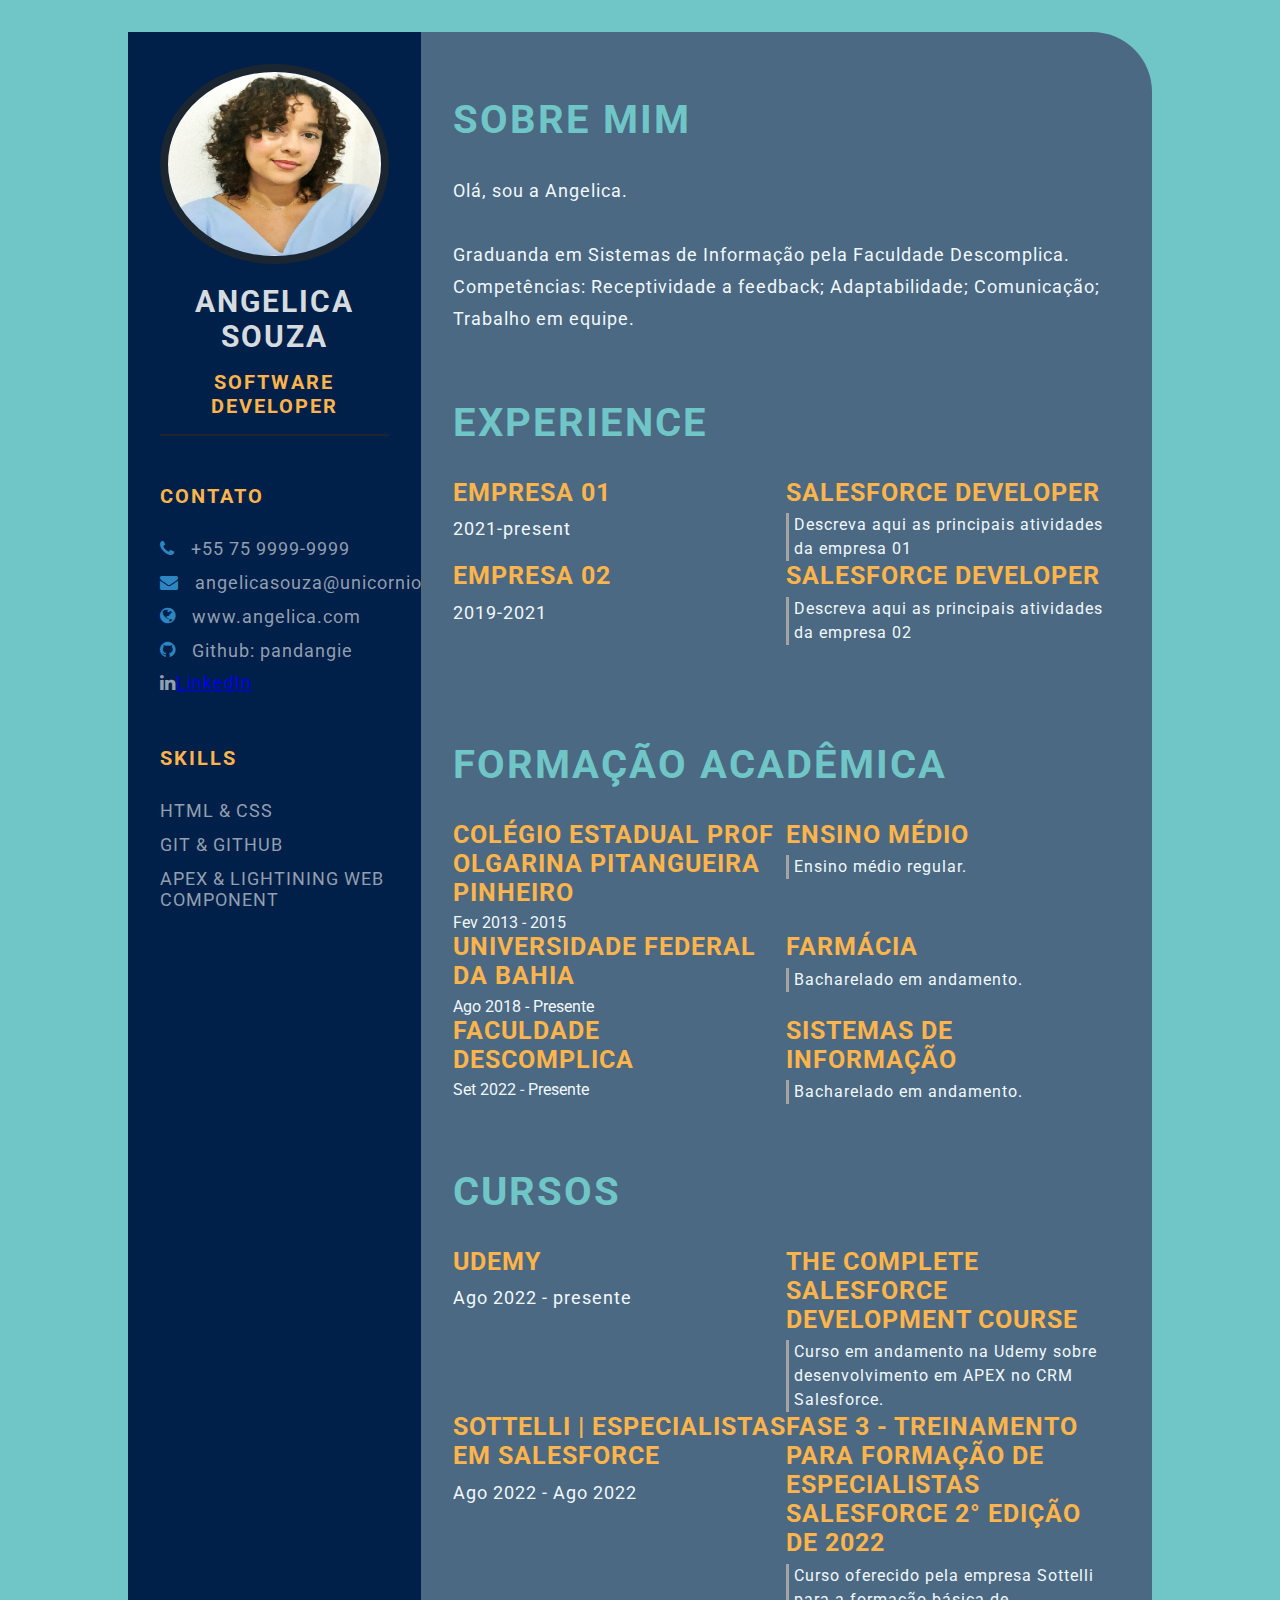
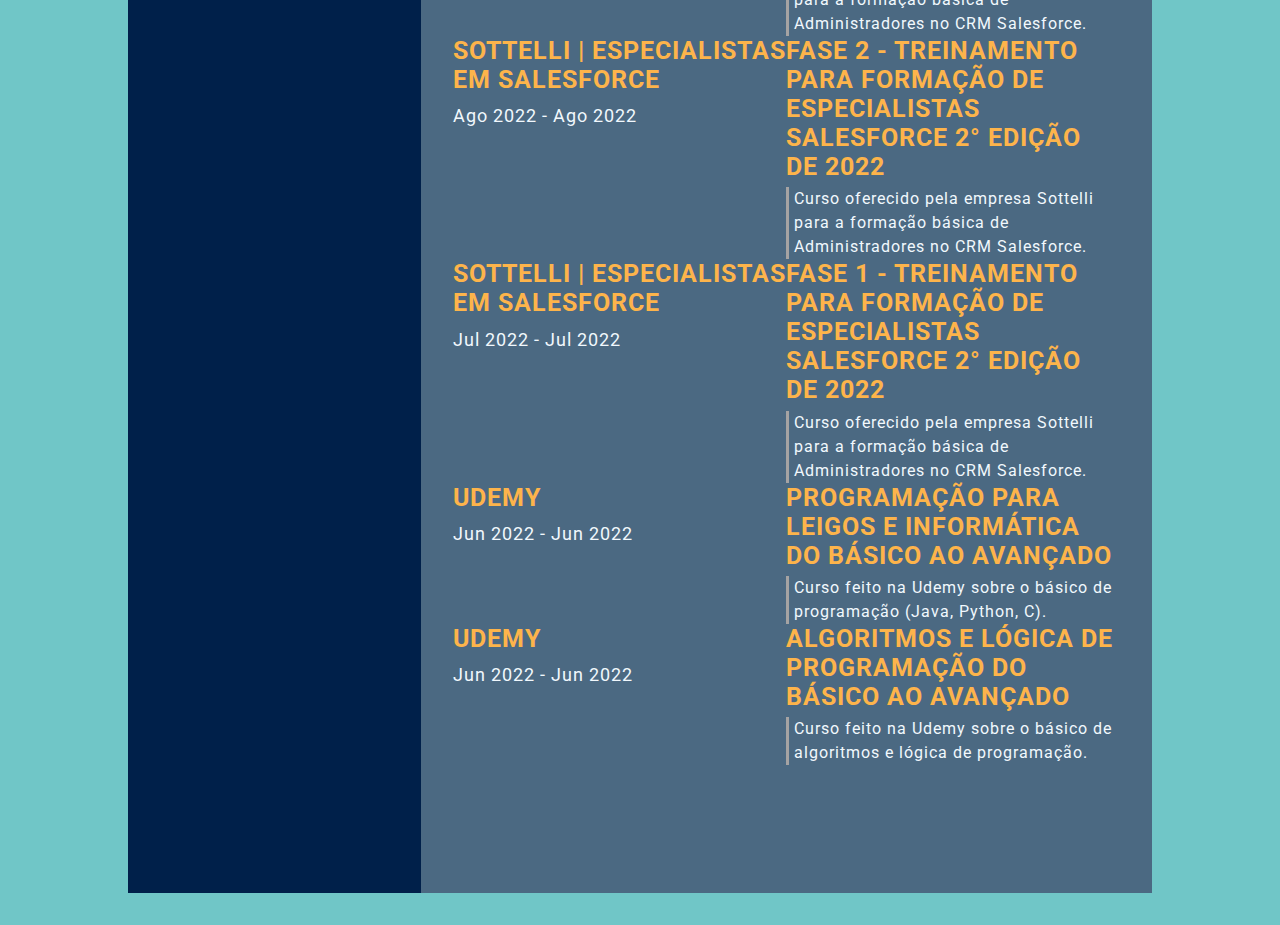
<file: index.html>
<!DOCTYPE html>
<html lang="en">
<head>
    <meta charset="UTF-8">
    <meta http-equiv="X-UA-Compatible" content="IE=edge">
    <meta name="viewport" content="width=device-width, initial-scale=1.0">
    <title>Angelica Souza CV</title>

    <link rel="preconnect" href="https://fonts.googleapis.com">
    <link rel="preconnect" href="https://fonts.gstatic.com" crossorigin>
    <link href="https://fonts.googleapis.com/css2?family=Roboto:ital,wght@0,100;0,300;0,400;0,700;1,100;1,300;1,400;1,700&display=swap" rel="stylesheet">
    <link rel="stylesheet" href="https://cdnjs.cloudflare.com/ajax/libs/font-awesome/4.7.0/css/font-awesome.min.css">
    <link rel="stylesheet" href="style.css">
</head>
<body>
    <main class="resume-contents">
        <section class="left-section" >
            <section class="left-section-content">
                <div class="profile">
                    <img class="profile-image" src="img/profile-image.jpeg" alt="Profile image">
                    <p class="name">Angelica Souza</p>
                    <p class="profession">Software Developer</p>
                </div>
                <div class="contact-info">
                    <p class="left-title">Contato</p>
                    <ul>
                        <li><i class="fa fa-phone"></i>+55 75 9999-9999</li>
                        <li><i class="fa fa-envelope"></i>angelicasouza@unicornio.com</li>
                        <li><i class="fa fa-globe"></i>www.angelica.com</li>
                        <li><i class="fa fa-github"></i>Github: pandangie</li>
                        <li class="fa fa-linkedin"><a href="https://www.linkedin.com/in/angelica-souza-14b3bb202/">LinkedIn</a></li>
                    </ul>
                </div>
                <div class="skills">
                    <p class="left-title">Skills</p>
                    <ul>
                        <li><p>HTML & CSS</p></li>
                        <li><p>Git & GitHub</p></li>
                        <li><p>APEX & Lightining Web Component</p></li>
                    </ul>
                </div>
            </section>
            </section>
            <section class="right-section">
                <div class="right-section-contents">
                    <section class="about gap">
                        <div class="right-title">Sobre Mim</div>
                        <p class="about-me-contents">
                            Olá, sou a Angelica.<br>
                            <br> Graduanda em Sistemas de Informação pela Faculdade Descomplica.
                            <br> Competências: Receptividade a feedback; Adaptabilidade; Comunicação; Trabalho em equipe. 
                        </p>
                    </section>
                <section class="experience gap">
                    <div class="right-title">Experience</div>
                    <div class="experience-contents">
                        <div class="exp-left">
                            <p class="exp-company-name">Empresa 01</p>
                            <p class="exp-time-period">2021-present</p>
                        </div>
                        <div class="exp-right">
                            <p class="exp-position">Salesforce Developer</p>
                            <p class="exp-desc">
                                Descreva aqui as principais atividades da empresa 01
                            </p>
                        </div>
                        <div class="exp-left">
                            <p class="exp-company-name">Empresa 02</p>
                            <p class="exp-time-period">2019-2021</p>
                        </div>
                        <div class="exp-right">
                            <p class="exp-position">Salesforce Developer</p>
                            <p class="exp-desc">
                                Descreva aqui as principais atividades da empresa 02
                            </p>
                        </div>
                    </div>

                </section>
                <section class="education gap">
                    <div class="right-title">Formação Acadêmica</div>
                    <div class="education-contents">
                        <div class="education-left">
                            <p class="education-school-name">Colégio Estadual Prof Olgarina Pitangueira Pinheiro</p>
                            <p class="education-time-period">Fev 2013 - 2015</p>
                        </div>
                        <div class="education-right">
                            <p class="education-subject">Ensino Médio</p>
                            <p class="education-desc">
                            Ensino médio regular.
                            </p>
                        </div>
                        <div class="education-left">
                            <p class="education-school-name">Universidade Federal da Bahia</p>
                            <p class="education-time-period">Ago 2018 - Presente</p>
                        </div>
                        <div class="education-right">
                            <p class="education-subject">Farmácia</p>
                            <p class="education-desc">
                            Bacharelado em andamento.
                            </p>
                        </div>
                        <div class="education-left">
                            <p class="education-school-name">Faculdade Descomplica</p>
                            <p class="education-time-period">Set 2022 - Presente</p>
                        </div>
                        <div class="education-right">
                            <p class="education-subject">Sistemas de Informação</p>
                            <p class="education-desc">
                            Bacharelado em andamento.
                            </p>
                        </div>
                    </div>
                    <section class="awards gap">
                        <div class="right-title">Cursos</div>
                        <div class="awards-contents">
                            <div class="awards-left">
                                <p class="awards-company-name">Udemy</p>
                                <p class="awards-time-period">Ago 2022 - presente</p>
                            </div>
                            <div class="awards-right">
                                <p class="awards-name">The Complete Salesforce Development Course</p>
                                <p class="awards-desc">
                                    Curso em andamento na Udemy sobre desenvolvimento em APEX no CRM Salesforce.
                                </p>
                            </div>
                            <div class="awards-left">
                                <p class="awards-company-name">Sottelli | Especialistas em Salesforce</p>
                                <p class="awards-time-period">Ago 2022 - Ago 2022</p>
                            </div>
                            <div class="awards-right">
                                <p class="awards-name">Fase 3 - Treinamento para Formação de Especialistas
                                    Salesforce 2° Edição de 2022</p>
                                <p class="awards-desc">
                                    Curso oferecido pela empresa Sottelli para a formação básica de Administradores no CRM Salesforce.
                                </p>
                            </div>
                            <div class="awards-left">
                                <p class="awards-company-name">Sottelli | Especialistas em Salesforce</p>
                                <p class="awards-time-period">Ago 2022 - Ago 2022</p>
                            </div>
                            <div class="awards-right">
                                <p class="awards-name">Fase 2 - Treinamento para Formação de Especialistas
                                    Salesforce 2° Edição de 2022</p>
                                <p class="awards-desc">
                                    Curso oferecido pela empresa Sottelli para a formação básica de Administradores no CRM Salesforce.
                                </p>
                            </div>
                            <div class="awards-left">
                                <p class="awards-company-name">Sottelli | Especialistas em Salesforce</p>
                                <p class="awards-time-period">Jul 2022 - Jul 2022</p>
                            </div>
                            <div class="awards-right">
                                <p class="awards-name">Fase 1 - Treinamento para Formação de Especialistas
                                    Salesforce 2° Edição de 2022</p>
                                <p class="awards-desc">
                                    Curso oferecido pela empresa Sottelli para a formação básica de Administradores no CRM Salesforce.
                                </p>
                            </div>
                            <div class="awards-left">
                                <p class="awards-company-name">Udemy</p>
                                <p class="awards-time-period">Jun 2022 - Jun 2022</p>
                            </div>
                            <div class="awards-right">
                                <p class="awards-name">Programação para Leigos e Informática do básico ao
                                    avançado</p>
                                <p class="awards-desc">
                                    Curso feito na Udemy sobre o básico de programação (Java, Python, C).
                                </p>
                            </div>
                            <div class="awards-left">
                                <p class="awards-company-name">Udemy</p>
                                <p class="awards-time-period">Jun 2022 - Jun 2022</p>
                            </div>
                            <div class="awards-right">
                                <p class="awards-name">Algoritmos e Lógica de Programação do básico ao avançado</p>
                                <p class="awards-desc">
                                    Curso feito na Udemy sobre o básico de algoritmos e lógica de programação.
                                </p>
                            </div>
                        </div>
                    </section>
                </section>
            </div>
            </section>
    </main>
</body>
</html>
</file>
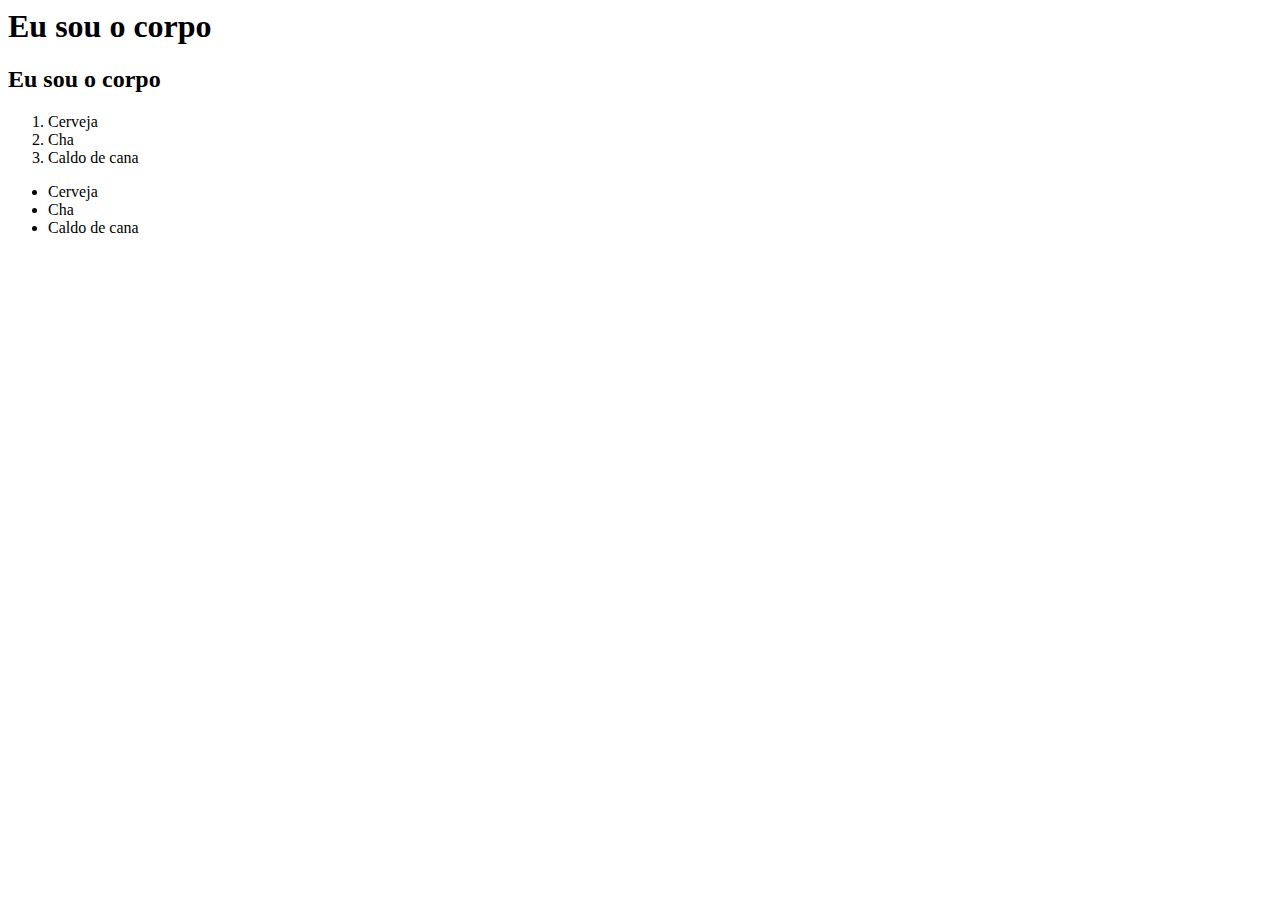
<file: index2.html>
<html>
    <head>
        <title>
            Olá, eu sou a cabeça!
        </title>
    </head>
    <body>
        <h1> Eu sou o corpo </h1>
        <h2> Eu sou o corpo </h2>
    </body> 
    <ol>
        <li>Cerveja</li>
        <li>Cha</li>
        <li>Caldo de cana</li>
    </ol>
    <ul>
        <li>Cerveja</li>
        <li>Cha</li>
        <li>Caldo de cana</li>
    </ul>
</html>
</file>
<file: style.css>
* {
    margin: 0;
    padding: 0;
    box-sizing: border-box;
    list-style: none;
    font-family: 'Roboto', sans-serif;
}

body {
    background-color: #70c6c7;
}

.resume-contents {
    min-height: 100vh;
    width: 80%;
    margin: 2rem auto;
    display: grid;
    grid-template-columns: repeat(7, 1fr);
}

.left-section {
    grid-column: span 2;
    height: 100%;
    background-color: #00204A;
}

.right-section {
    grid-column: span 5;
    height: 100%;
    background-color: #4B6982;
    border-radius: 0px 60px 0px 0px;
}

.left-section-content{
    padding: 2rem 2rem;
}

.profile {
    width: 100%;
    border-bottom: 2px solid #1B2631;
}

.profile .profile-image {
    width: 100%;
    border-radius: 50%;
    border: 8px solid #1B2631;
}

.name {
    color: #D6DBDF;
    font-size: 30px;
    letter-spacing: 2px;
    text-transform: uppercase;
    text-align: center;
    font-weight: bold;
    padding: 1rem 0;
}

.profession {
    color: #FDB44B;
    font-size: 20px;
    text-transform: uppercase;
    text-align: center;
    letter-spacing: 2px;
    font-weight: bold;
    padding-bottom: 1rem;
}

/* .contact-info { border-bottom: 2px solid #1B2631; } */
.left-title {
    color: #FDB44B;
    font-size: 20px;
    letter-spacing: 2px;
    text-transform: uppercase;
    font-weight: bold;
    display: flex;
    align-items: center;
    padding-top: 3rem;
}

.contact-info ul {
    padding-top: 1.5rem;
}

.contact-info ul li,
.references ul li {
    padding: .4rem 0;
    display: flex;
    align-items: center;
    color: #d6dbdfaf;
    letter-spacing: 1px;
    font-size: 18px;
}

.contact-info ul li i,
.references ul li i {
    padding-right: 1rem;
    font-size: 18px;
    color: #2E86C1;
}

.skills ul {
    padding-top: 1.5rem;
}
.skills ul li p {
    padding: .4rem 0;
    color: #d6dbdfaf;
    font-size: 18px;
    letter-spacing: 1px;
    display: flex;
    align-items: center;
    text-transform: uppercase;
}

.referance-name {
    padding-top: 1.5rem;
    padding-bottom: .4rem;
    font-size: 18px;
    color: #F9E79F;
    letter-spacing: 1px;
    text-transform: uppercase;
}

.referance-profession {
    font-size: 16px;
    color: #d6dbdfaf;
    letter-spacing: 1px;
    /* text-transform: uppercase; */
    padding-bottom: .4rem;
}


.right-section-contents {
    padding: 2rem 2rem;
}

.right-title {
    color: #70C6C7;
    font-size: 40px;
    letter-spacing: 2px;
    text-transform: uppercase;
    font-weight: bold;
    display: flex;
    align-items: center;
    padding: 2rem 0;
    position: relative;
}

.gap {
    padding-bottom: 2rem;
}
.about-me-contents {
    font-size: 18px;
    letter-spacing: 1px;
    line-height: 2rem;
    color: #F1F8FD;
}

.experience-contents,
.education-contents,
.awards-contents {
    display: grid;
    grid-template-columns: repeat(2, 1fr);
    padding-bottom: 2rem;
    color: #F1F8FD;
}

.exp-company-name,
.education-school-name,
.awards-company-name {
    font-size: 25px;
    font-weight: bold;
    text-transform: uppercase;
    letter-spacing: 1px;
    color: #FDB44B;
    padding-bottom: .4rem;
}

.exp-time-period,
.educationp-time-period,
.awards-time-period {
    font-size: 18px;
    letter-spacing: 1px;
    line-height: 2rem;
}

.exp-position,
.education-subject,
.awards-name {
    font-size: 25px;
    font-weight: bold;
    text-transform: uppercase;
    letter-spacing: 1px;
    color: #FDB44B;
    padding-bottom: .4rem;
}

.exp-desc,
.education-desc,
.awards-desc {
    font-size: 16px;
    letter-spacing: 1px;
    line-height: 1.5rem;
    border-left: 3px solid #a5a3a3;
    padding-left: 5px;
}

/* Media queries */
@media screen and (max-width:780px) {
    .experience-contents,
    .education-contents,
    .awards-contents {
        grid-template-columns: repeat(1, 1fr);
    }
}

@media screen and (max-width:780px) {
    .left-section {
        grid-column: span 3;
    }
    
    .right-section {
        grid-column: span 4;
    }
    
}

@media screen and (max-width:1200px) {
    .resume-contents {
        grid-template-columns: repeat(1, 1fr);
    }
}

@media screen and (max-width:390px) {
    .resume-contents {
        width: 100%;
        margin: 0 auto;
    }

    .name {
        font-size: 20px;
    }

    .profession {
        font-size: 18px;
    }

    .left-title {
        font-size: 18px;
    }

    .right-title {
        font-size: 18px;
    }

    .contact-info ul li,
    .references ul li {
        font-size: 12px;
    }

    .contact-info ul li i,
    .references ul li i {
        /* padding-right: 1rem; */
        font-size: 12px;
    }

    .skills ul li p {
        font-size: 12px;
    }

    .about-me-contents {
        font-size: 16px;
        line-height: 1.5rem;
    }

    .exp-company-name,
    .education-school-name,
    .awards-company-name {
        font-size: 18px;
    }

    .exp-time-period,
    .educationp-time-period,
    .awards-time-period {
        font-size: 16px;
    }

    .exp-position,
    .education-subject,
    .awards-name {
        font-size: 18px;
    }
}
</file>
